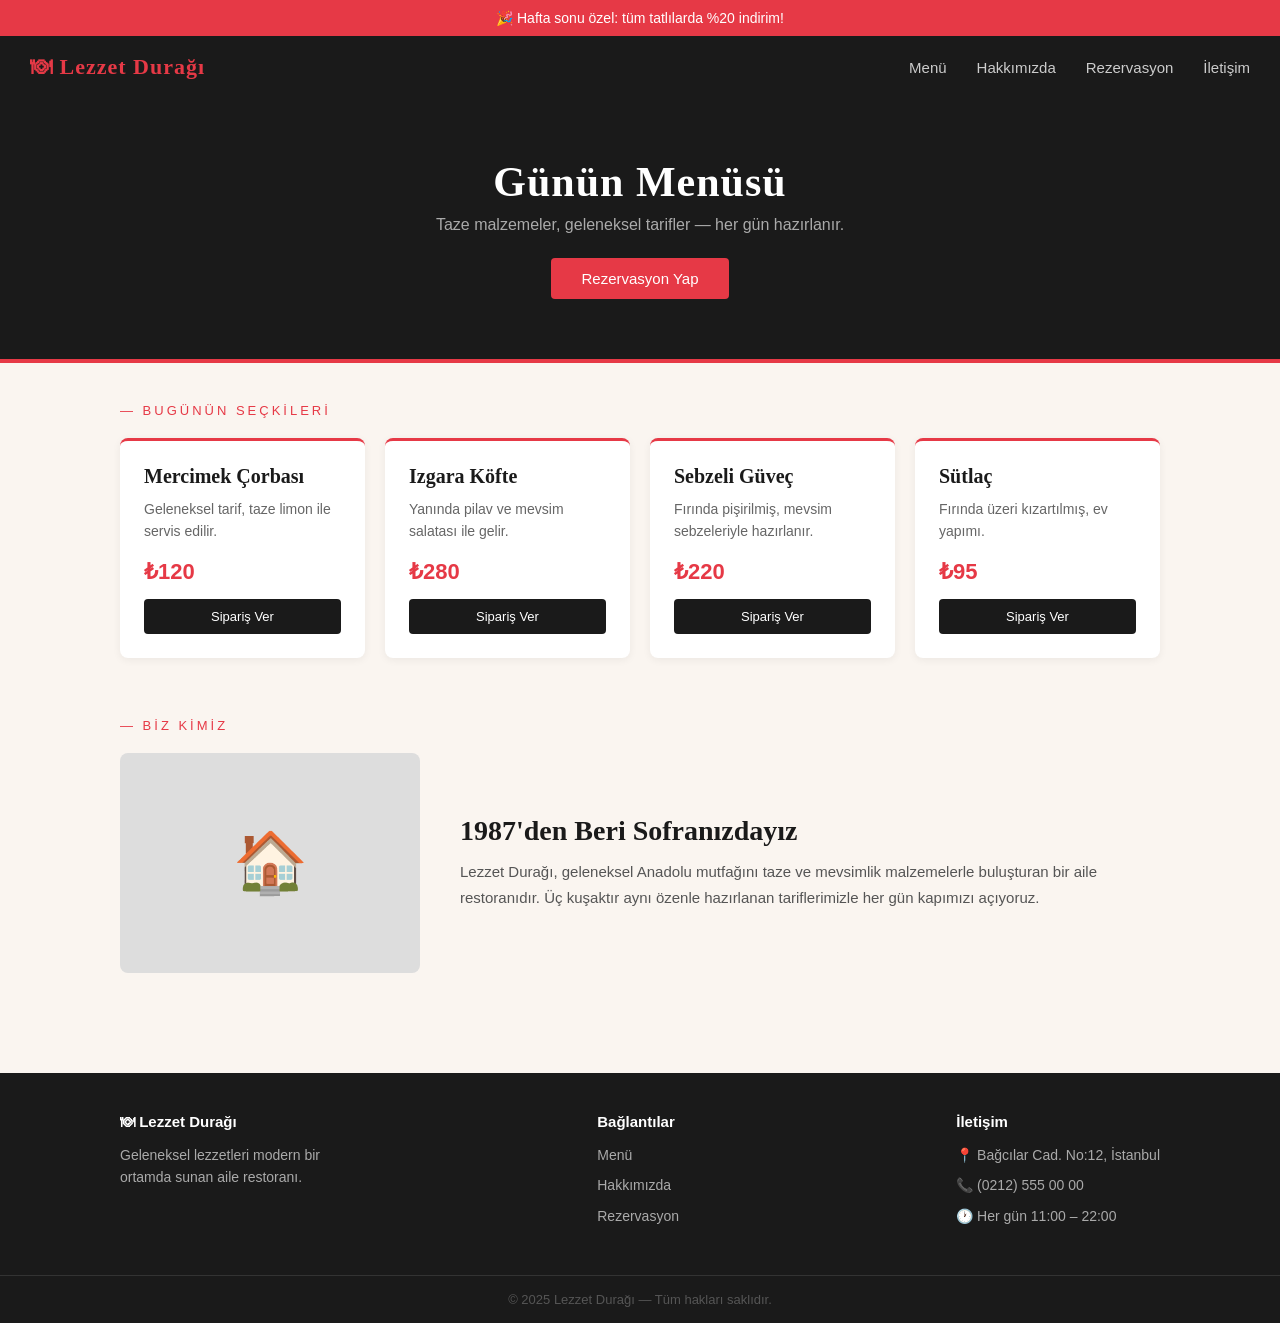
<file: index.html>
<!DOCTYPE html>
<html lang="tr">
<head>
  <meta charset="UTF-8">

  <!--
    GÖREV 1:
    Bu sayfanın mobil cihazlarda düzgün görünmesi için
    gerekli meta etiketini buraya ekleyin.
  -->

  <title>Uygulama — Responsive Yemek Menüsü</title>

  <style>

    * { box-sizing: border-box; margin: 0; padding: 0; }

    /* DOKUNMAYINIZ — Temel stiller */

    body {
      font-family: Georgia, serif;
      background-color: #faf5f0;
      color: #1a1a1a;
    }

    /* --- DUYURU BANTI --- */

    .duyuru {
      background-color: #e63946;
      color: white;
      text-align: center;
      padding: 10px 20px;
      font-family: sans-serif;
      font-size: 14px;
    }

    /* --- NAVİGASYON --- */

    nav {
      background-color: #1a1a1a;
      padding: 0 30px;
      display: flex;
      align-items: center;
      justify-content: space-between;
    }

    .nav-logo {
      color: #e63946;
      font-size: 22px;
      font-weight: bold;
      letter-spacing: 1px;
      padding: 18px 0;
    }

    nav ul {
      display: flex;
      list-style: none;
      gap: 30px;
    }

    nav ul li a {
      color: #ccc;
      text-decoration: none;
      font-family: sans-serif;
      font-size: 15px;
      padding: 18px 0;
      display: block;
    }

    nav ul li a:hover { color: white; }

    /* --- HERO --- */

    .hero {
      background-color: #1a1a1a;
      color: white;
      text-align: center;
      padding: 60px 30px;
      border-bottom: 4px solid #e63946;
    }

    .hero h1 {
      font-size: 42px;
      margin-bottom: 10px;
      letter-spacing: 1px;
    }

    .hero p {
      font-size: 16px;
      color: #aaa;
      font-family: sans-serif;
      margin-bottom: 24px;
    }

    .hero-btn {
      display: inline-block;
      background-color: #e63946;
      color: white;
      font-family: sans-serif;
      font-size: 15px;
      padding: 12px 30px;
      border-radius: 4px;
      text-decoration: none;
    }

    /* --- ANA İÇERİK --- */

    main {
      max-width: 1100px;
      margin: 0 auto;
      padding: 40px 30px;
    }

    .bolum-baslik {
      font-size: 13px;
      font-family: sans-serif;
      text-transform: uppercase;
      letter-spacing: 3px;
      color: #e63946;
      margin-bottom: 20px;
    }

    /* --- YEMEK KARTLARI --- */

    .menu {
      display: flex;
      gap: 20px;
      margin-bottom: 60px;
    }

    .yemek-karti {
      background-color: white;
      border-radius: 8px;
      padding: 24px;
      flex: 1;
      border-top: 3px solid #e63946;
      box-shadow: 0 2px 8px rgba(0,0,0,0.06);
      display: flex;
      flex-direction: column;
    }

    .yemek-karti h3 {
      font-size: 20px;
      margin-bottom: 10px;
    }

    .yemek-karti p {
      font-family: sans-serif;
      font-size: 14px;
      color: #666;
      line-height: 1.6;
      margin-bottom: 16px;
      flex: 1;
    }

    .fiyat {
      font-size: 22px;
      font-weight: bold;
      color: #e63946;
      font-family: sans-serif;
      margin-bottom: 14px;
      display: block;
    }

    .siparis-btn {
      display: block;
      background-color: #1a1a1a;
      color: white;
      font-family: sans-serif;
      font-size: 13px;
      text-align: center;
      padding: 10px;
      border-radius: 4px;
      text-decoration: none;
    }

    /* --- HAKKIMIZDA --- */

    .hakkimizda {
      display: flex;
      gap: 40px;
      align-items: center;
      margin-bottom: 60px;
    }

    .hakkimizda-fotograf {
      width: 300px;
      height: 220px;
      flex-shrink: 0;
      background-color: #ddd;
      border-radius: 8px;
      display: flex;
      align-items: center;
      justify-content: center;
      font-size: 60px;
    }

    .hakkimizda-metin h2 {
      font-size: 28px;
      margin-bottom: 12px;
    }

    .hakkimizda-metin p {
      font-family: sans-serif;
      font-size: 15px;
      color: #555;
      line-height: 1.7;
    }

    /* --- FOOTER --- */

    footer {
      background-color: #1a1a1a;
      color: #aaa;
      font-family: sans-serif;
      font-size: 14px;
    }

    .footer-ust {
      max-width: 1100px;
      margin: 0 auto;
      padding: 40px 30px;
      display: flex;
      gap: 40px;
      justify-content: space-between;
    }

    .footer-kolon h4 {
      color: white;
      font-size: 15px;
      margin-bottom: 14px;
    }

    .footer-kolon p,
    .footer-kolon a {
      display: block;
      color: #aaa;
      text-decoration: none;
      margin-bottom: 8px;
      line-height: 1.6;
    }

    .footer-kolon a:hover { color: white; }

    .footer-alt {
      border-top: 1px solid #333;
      text-align: center;
      padding: 16px 30px;
      font-size: 13px;
      color: #555;
    }


    /* =============================================
       GÖREV 2:
       Ekran genişliği 600px veya daha küçük olduğunda
       aşağıdaki değişiklikler gerçekleşsin:

       - .duyuru gizlensin
       - nav direction: column olsun
       - nav ul alt alta dizilsin, ara boşluk: 5px olsun
       - .hero padding üst-alt: 30px olsun
       - başlık font büyüklüğü: 28px olsun
       - .hero-btn genişliği tam(full) olsun 
       - .menu alt alta dizilsin
       - .hakkimizda alt alta dizilsin
       - .hakkimizda-fotograf genişliği full olsun
       - .footer-ust alt alta dizilsin
       ============================================= */


    /* =============================================
       GÖREV 3:
       Ekran genişliği yalnızca 601px ile 1000px
       arasında olduğunda şu değişiklikler gerçekleşsin:

       - nav ul gap: 15px olsun
       - Yemek kartları 2'li dizilim oluştursun
         (ikisi yan yana, diğerleri alt satıra geçsin)
       - .hakkimizda alt alta dizilsin,
         .hakkimizda-fotograf genişliği %100 olsun
       - .footer-ust 2 kolonlu olsun
       ============================================= */


    /* =============================================
       GÖREV 4:
       Ekran genişliği 1001px ve üzeri olduğunda
       aşağıdaki değişiklikler gerçekleşsin:

       - .siparis-btn görünür olsun (varsayılan: display: none)
       - .hero-btn padding: 14px 40px olsun

       NOT: Bunun için önce varsayılan stillerde
       .siparis-btn { display: none; } satırını
       "DOKUNMAYINIZ" bloğunun hemen altına ekleyin.
       Sonra bu @media içinde tekrar gösterin.
       ============================================= */


    /* =============================================
       BONUS GÖREV:
       Yukarıdaki tüm görevleri Desktop-First yerine
       Mobile-First yaklaşımıyla yeniden yazın.
       min-width kullanarak aynı sonuca ulaşın.
       ============================================= */

  </style>
</head>
<body>

  <!-- DUYURU BANTI -->
  <div class="duyuru">
    🎉 Hafta sonu özel: tüm tatlılarda %20 indirim!
  </div>

  <!-- NAVİGASYON -->
  <nav>
    <div class="nav-logo">🍽 Lezzet Durağı</div>
    <ul>
      <li><a href="#">Menü</a></li>
      <li><a href="#">Hakkımızda</a></li>
      <li><a href="#">Rezervasyon</a></li>
      <li><a href="#">İletişim</a></li>
    </ul>
  </nav>

  <!-- HERO -->
  <div class="hero">
    <h1>Günün Menüsü</h1>
    <p>Taze malzemeler, geleneksel tarifler — her gün hazırlanır.</p>
    <a href="#" class="hero-btn">Rezervasyon Yap</a>
  </div>

  <!-- ANA İÇERİK -->
  <main>

    <!-- YEMEK KARTLARI -->
    <p class="bolum-baslik">— Bugünün Seçkileri</p>
    <div class="menu">
      <div class="yemek-karti">
        <h3>Mercimek Çorbası</h3>
        <p>Geleneksel tarif, taze limon ile servis edilir.</p>
        <span class="fiyat">₺120</span>
        <a href="#" class="siparis-btn">Sipariş Ver</a>
      </div>
      <div class="yemek-karti">
        <h3>Izgara Köfte</h3>
        <p>Yanında pilav ve mevsim salatası ile gelir.</p>
        <span class="fiyat">₺280</span>
        <a href="#" class="siparis-btn">Sipariş Ver</a>
      </div>
      <div class="yemek-karti">
        <h3>Sebzeli Güveç</h3>
        <p>Fırında pişirilmiş, mevsim sebzeleriyle hazırlanır.</p>
        <span class="fiyat">₺220</span>
        <a href="#" class="siparis-btn">Sipariş Ver</a>
      </div>
      <div class="yemek-karti">
        <h3>Sütlaç</h3>
        <p>Fırında üzeri kızartılmış, ev yapımı.</p>
        <span class="fiyat">₺95</span>
        <a href="#" class="siparis-btn">Sipariş Ver</a>
      </div>
    </div>

    <!-- HAKKIMIZDA -->
    <p class="bolum-baslik">— Biz Kimiz</p>
    <div class="hakkimizda">
      <div class="hakkimizda-fotograf">🏠</div>
      <div class="hakkimizda-metin">
        <h2>1987'den Beri Sofranızdayız</h2>
        <p>
          Lezzet Durağı, geleneksel Anadolu mutfağını taze ve
          mevsimlik malzemelerle buluşturan bir aile restoranıdır.
          Üç kuşaktır aynı özenle hazırlanan tariflerimizle
          her gün kapımızı açıyoruz.
        </p>
      </div>
    </div>

  </main>

  <!-- FOOTER -->
  <footer>
    <div class="footer-ust">
      <div class="footer-kolon">
        <h4>🍽 Lezzet Durağı</h4>
        <p>Geleneksel lezzetleri modern bir<br>ortamda sunan aile restoranı.</p>
      </div>
      <div class="footer-kolon">
        <h4>Bağlantılar</h4>
        <a href="#">Menü</a>
        <a href="#">Hakkımızda</a>
        <a href="#">Rezervasyon</a>
      </div>
      <div class="footer-kolon">
        <h4>İletişim</h4>
        <p>📍 Bağcılar Cad. No:12, İstanbul</p>
        <p>📞 (0212) 555 00 00</p>
        <p>🕐 Her gün 11:00 – 22:00</p>
      </div>
    </div>
    <div class="footer-alt">
      © 2025 Lezzet Durağı — Tüm hakları saklıdır.
    </div>
  </footer>

</body>
</html>
</file>
